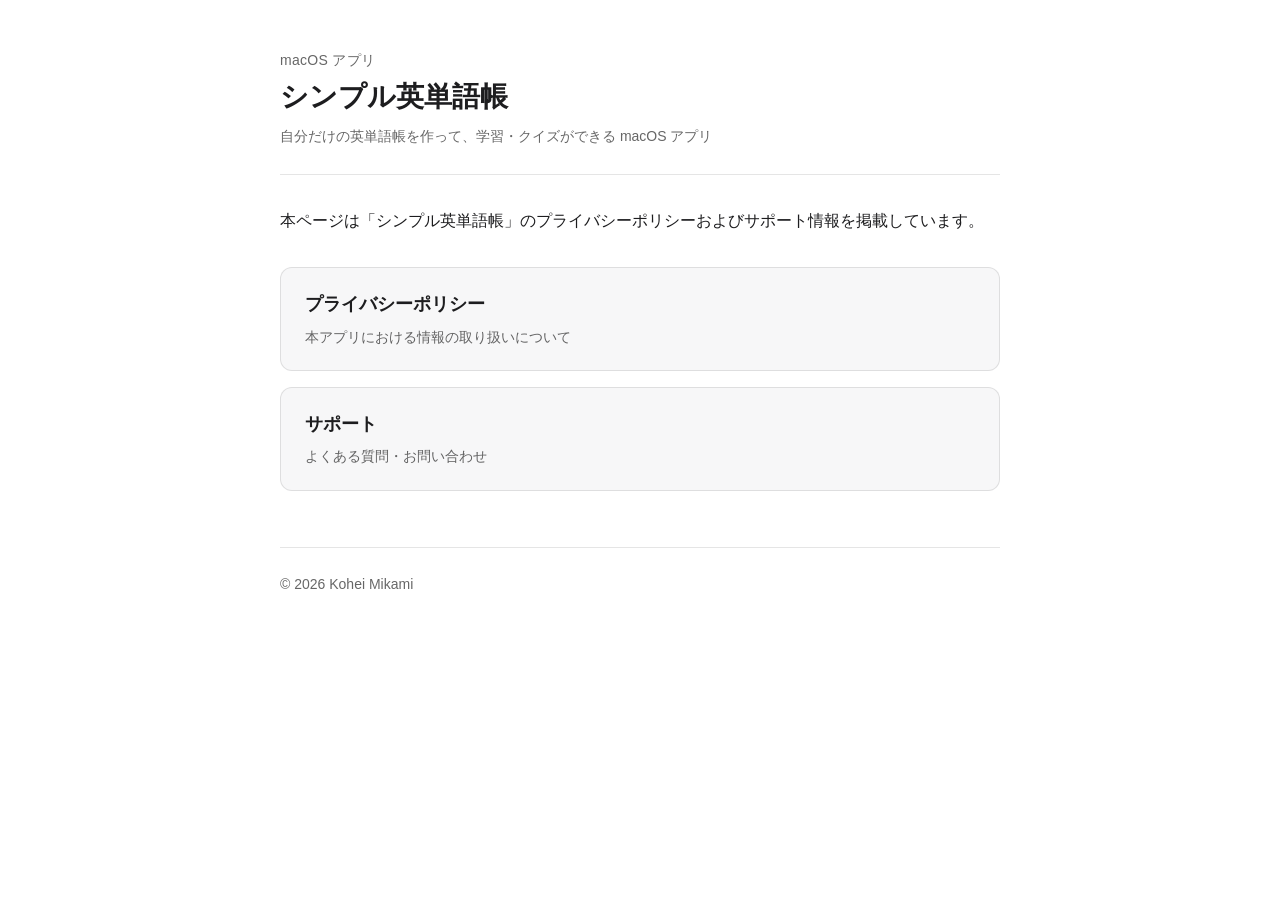
<file: index.html>
<!DOCTYPE html>
<html lang="ja">
<head>
  <meta charset="UTF-8">
  <meta name="viewport" content="width=device-width, initial-scale=1.0">
  <title>シンプル英単語帳</title>
  <link rel="stylesheet" href="style.css">
</head>
<body>
  <div class="container">
    <header class="site-header">
      <p class="app-name">macOS アプリ</p>
      <h1>シンプル英単語帳</h1>
      <p class="updated">自分だけの英単語帳を作って、学習・クイズができる macOS アプリ</p>
    </header>

    <p>
      本ページは「シンプル英単語帳」のプライバシーポリシーおよびサポート情報を掲載しています。
    </p>

    <div class="cards">
      <a class="card" href="privacy.html">
        <p class="card-title">プライバシーポリシー</p>
        <p class="card-desc">本アプリにおける情報の取り扱いについて</p>
      </a>
      <a class="card" href="support.html">
        <p class="card-title">サポート</p>
        <p class="card-desc">よくある質問・お問い合わせ</p>
      </a>
    </div>

    <footer class="site-footer">
      <p>© 2026 Kohei Mikami</p>
    </footer>
  </div>
</body>
</html>
</file>
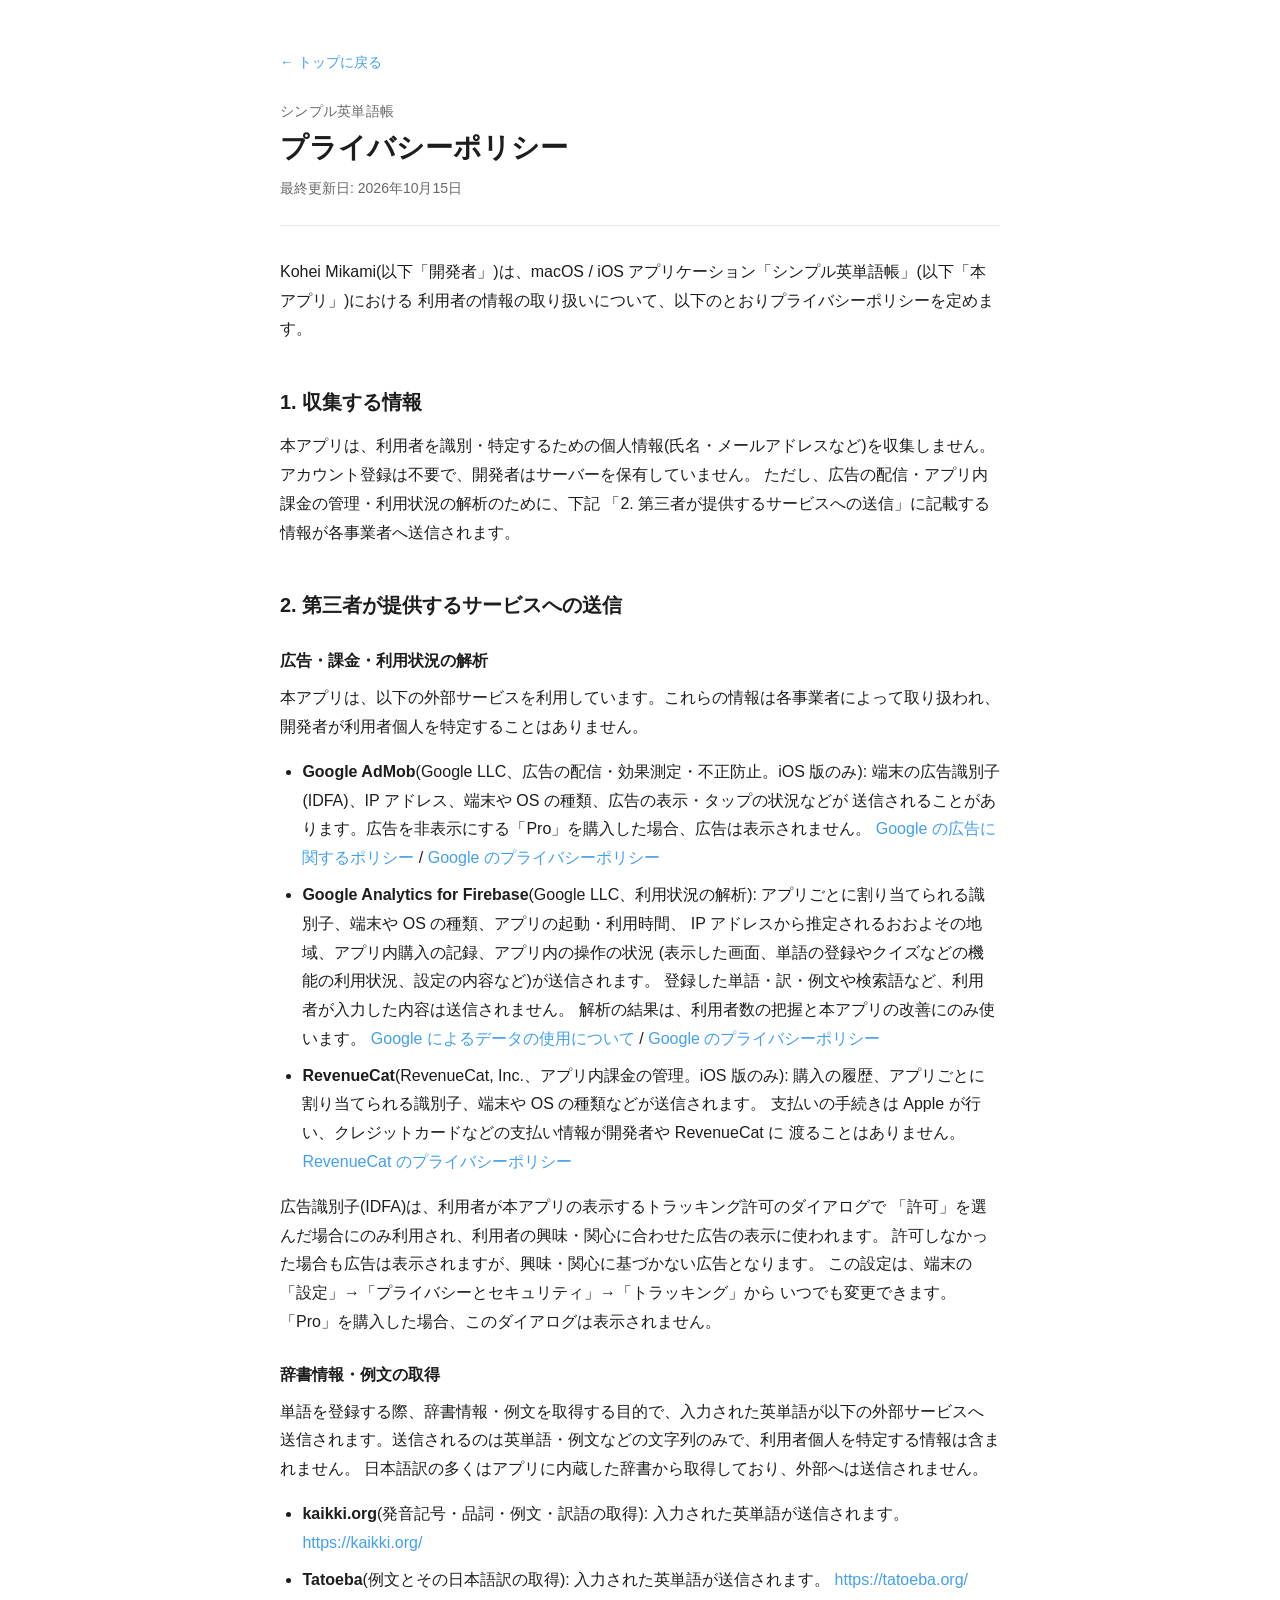
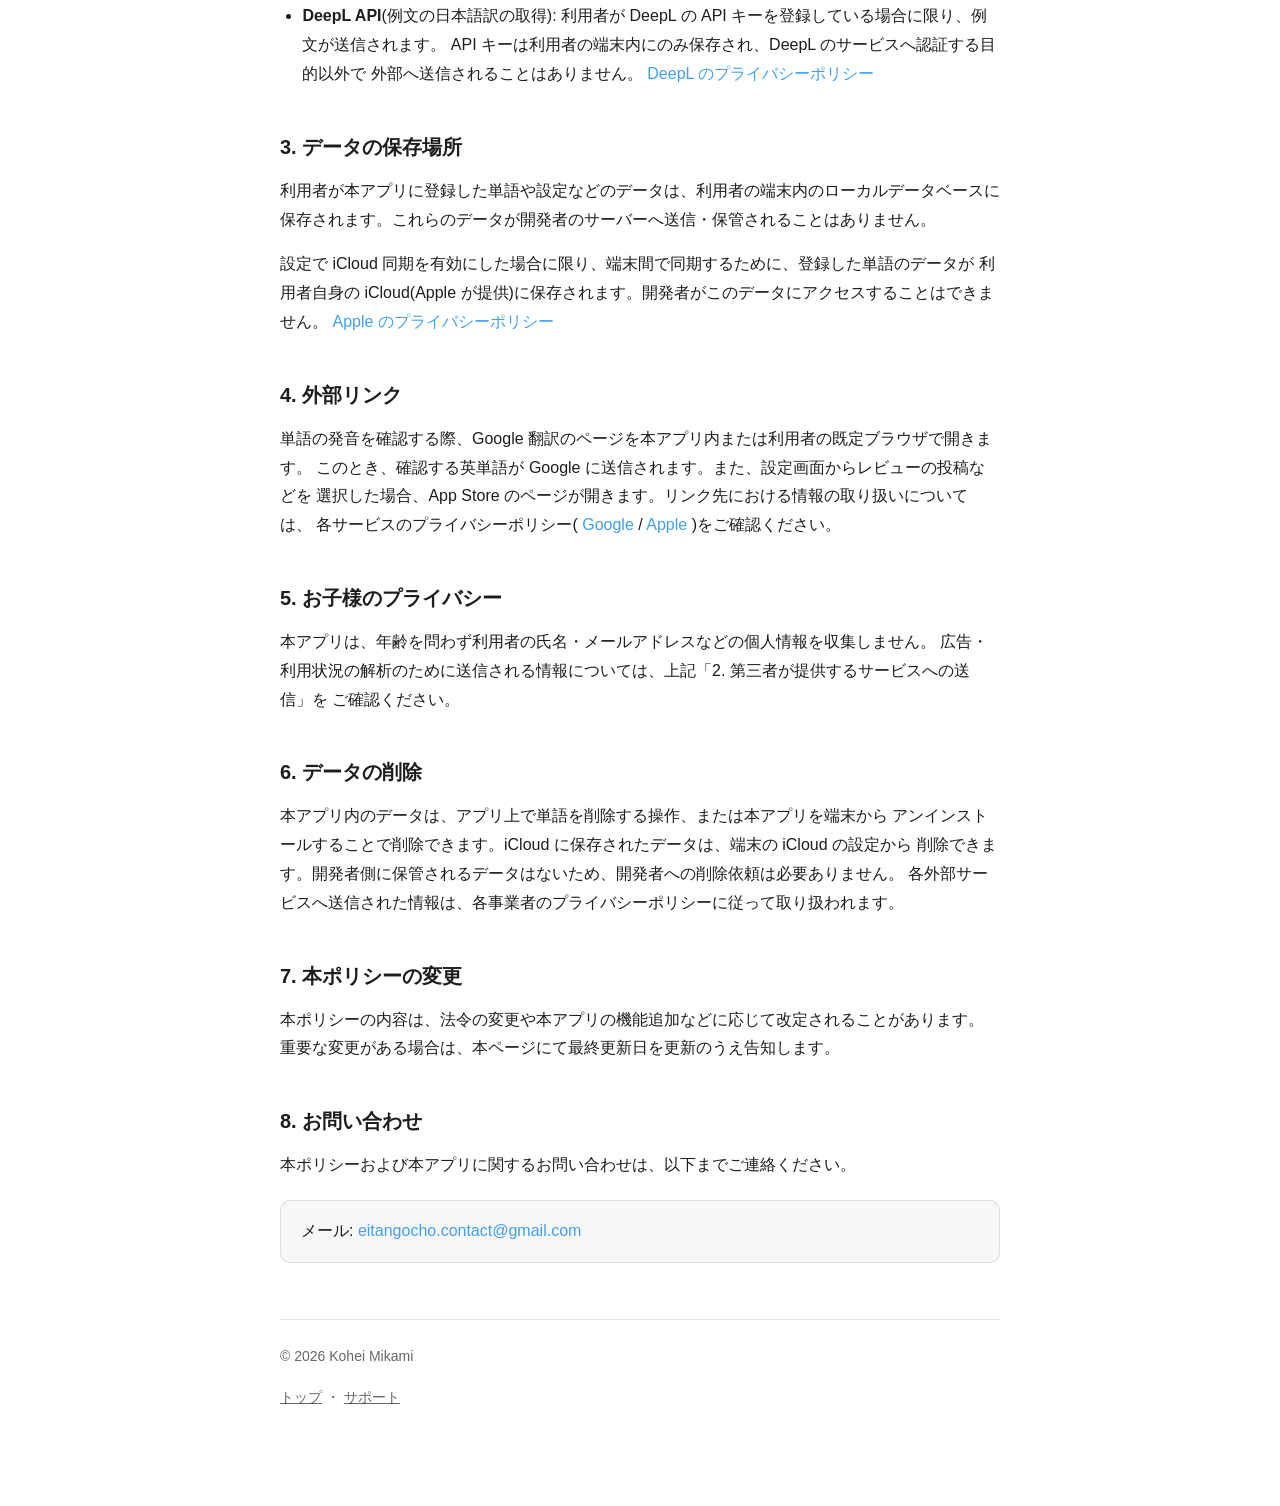
<file: privacy.html>
<!DOCTYPE html>
<html lang="ja">
<head>
  <meta charset="UTF-8">
  <meta name="viewport" content="width=device-width, initial-scale=1.0">
  <title>プライバシーポリシー | シンプル英単語帳</title>
  <link rel="stylesheet" href="style.css">
</head>
<body>
  <div class="container">
    <a class="back-link" href="index.html">← トップに戻る</a>

    <header class="site-header">
      <p class="app-name">シンプル英単語帳</p>
      <h1>プライバシーポリシー</h1>
      <p class="updated">最終更新日: 2026年10月15日</p>
    </header>

    <p>
      Kohei Mikami(以下「開発者」)は、macOS / iOS アプリケーション「シンプル英単語帳」(以下「本アプリ」)における
      利用者の情報の取り扱いについて、以下のとおりプライバシーポリシーを定めます。
    </p>

    <h2>1. 収集する情報</h2>
    <p>
      本アプリは、利用者を識別・特定するための個人情報(氏名・メールアドレスなど)を収集しません。
      アカウント登録は不要で、開発者はサーバーを保有していません。
      ただし、広告の配信・アプリ内課金の管理・利用状況の解析のために、下記
      「2. 第三者が提供するサービスへの送信」に記載する情報が各事業者へ送信されます。
    </p>

    <h2>2. 第三者が提供するサービスへの送信</h2>

    <h3>広告・課金・利用状況の解析</h3>
    <p>
      本アプリは、以下の外部サービスを利用しています。これらの情報は各事業者によって取り扱われ、
      開発者が利用者個人を特定することはありません。
    </p>
    <ul>
      <li>
        <strong>Google AdMob</strong>(Google LLC、広告の配信・効果測定・不正防止。iOS 版のみ):
        端末の広告識別子(IDFA)、IP アドレス、端末や OS の種類、広告の表示・タップの状況などが
        送信されることがあります。広告を非表示にする「Pro」を購入した場合、広告は表示されません。
        <a href="https://policies.google.com/technologies/ads?hl=ja" target="_blank" rel="noopener">Google の広告に関するポリシー</a> /
        <a href="https://policies.google.com/privacy?hl=ja" target="_blank" rel="noopener">Google のプライバシーポリシー</a>
      </li>
      <li>
        <strong>Google Analytics for Firebase</strong>(Google LLC、利用状況の解析):
        アプリごとに割り当てられる識別子、端末や OS の種類、アプリの起動・利用時間、
        IP アドレスから推定されるおおよその地域、アプリ内購入の記録、アプリ内の操作の状況
        (表示した画面、単語の登録やクイズなどの機能の利用状況、設定の内容など)が送信されます。
        登録した単語・訳・例文や検索語など、利用者が入力した内容は送信されません。
        解析の結果は、利用者数の把握と本アプリの改善にのみ使います。
        <a href="https://policies.google.com/technologies/partner-sites?hl=ja" target="_blank" rel="noopener">Google によるデータの使用について</a> /
        <a href="https://policies.google.com/privacy?hl=ja" target="_blank" rel="noopener">Google のプライバシーポリシー</a>
      </li>
      <li>
        <strong>RevenueCat</strong>(RevenueCat, Inc.、アプリ内課金の管理。iOS 版のみ):
        購入の履歴、アプリごとに割り当てられる識別子、端末や OS の種類などが送信されます。
        支払いの手続きは Apple が行い、クレジットカードなどの支払い情報が開発者や RevenueCat に
        渡ることはありません。
        <a href="https://www.revenuecat.com/privacy/" target="_blank" rel="noopener">RevenueCat のプライバシーポリシー</a>
      </li>
    </ul>
    <p>
      広告識別子(IDFA)は、利用者が本アプリの表示するトラッキング許可のダイアログで
      「許可」を選んだ場合にのみ利用され、利用者の興味・関心に合わせた広告の表示に使われます。
      許可しなかった場合も広告は表示されますが、興味・関心に基づかない広告となります。
      この設定は、端末の「設定」→「プライバシーとセキュリティ」→「トラッキング」から
      いつでも変更できます。「Pro」を購入した場合、このダイアログは表示されません。
    </p>

    <h3>辞書情報・例文の取得</h3>
    <p>
      単語を登録する際、辞書情報・例文を取得する目的で、入力された英単語が以下の外部サービスへ
      送信されます。送信されるのは英単語・例文などの文字列のみで、利用者個人を特定する情報は含まれません。
      日本語訳の多くはアプリに内蔵した辞書から取得しており、外部へは送信されません。
    </p>
    <ul>
      <li>
        <strong>kaikki.org</strong>(発音記号・品詞・例文・訳語の取得):
        入力された英単語が送信されます。
        <a href="https://kaikki.org/" target="_blank" rel="noopener">https://kaikki.org/</a>
      </li>
      <li>
        <strong>Tatoeba</strong>(例文とその日本語訳の取得):
        入力された英単語が送信されます。
        <a href="https://tatoeba.org/" target="_blank" rel="noopener">https://tatoeba.org/</a>
      </li>
      <li>
        <strong>DeepL API</strong>(例文の日本語訳の取得):
        利用者が DeepL の API キーを登録している場合に限り、例文が送信されます。
        API キーは利用者の端末内にのみ保存され、DeepL のサービスへ認証する目的以外で
        外部へ送信されることはありません。
        <a href="https://www.deepl.com/privacy/" target="_blank" rel="noopener">DeepL のプライバシーポリシー</a>
      </li>
    </ul>

    <h2>3. データの保存場所</h2>
    <p>
      利用者が本アプリに登録した単語や設定などのデータは、利用者の端末内のローカルデータベースに
      保存されます。これらのデータが開発者のサーバーへ送信・保管されることはありません。
    </p>
    <p>
      設定で iCloud 同期を有効にした場合に限り、端末間で同期するために、登録した単語のデータが
      利用者自身の iCloud(Apple が提供)に保存されます。開発者がこのデータにアクセスすることはできません。
      <a href="https://www.apple.com/legal/privacy/ja/" target="_blank" rel="noopener">Apple のプライバシーポリシー</a>
    </p>

    <h2>4. 外部リンク</h2>
    <p>
      単語の発音を確認する際、Google 翻訳のページを本アプリ内または利用者の既定ブラウザで開きます。
      このとき、確認する英単語が Google に送信されます。また、設定画面からレビューの投稿などを
      選択した場合、App Store のページが開きます。リンク先における情報の取り扱いについては、
      各サービスのプライバシーポリシー(
      <a href="https://policies.google.com/privacy?hl=ja" target="_blank" rel="noopener">Google</a> /
      <a href="https://www.apple.com/legal/privacy/ja/" target="_blank" rel="noopener">Apple</a>
      )をご確認ください。
    </p>

    <h2>5. お子様のプライバシー</h2>
    <p>
      本アプリは、年齢を問わず利用者の氏名・メールアドレスなどの個人情報を収集しません。
      広告・利用状況の解析のために送信される情報については、上記「2. 第三者が提供するサービスへの送信」を
      ご確認ください。
    </p>

    <h2>6. データの削除</h2>
    <p>
      本アプリ内のデータは、アプリ上で単語を削除する操作、または本アプリを端末から
      アンインストールすることで削除できます。iCloud に保存されたデータは、端末の iCloud の設定から
      削除できます。開発者側に保管されるデータはないため、開発者への削除依頼は必要ありません。
      各外部サービスへ送信された情報は、各事業者のプライバシーポリシーに従って取り扱われます。
    </p>

    <h2>7. 本ポリシーの変更</h2>
    <p>
      本ポリシーの内容は、法令の変更や本アプリの機能追加などに応じて改定されることがあります。
      重要な変更がある場合は、本ページにて最終更新日を更新のうえ告知します。
    </p>

    <h2>8. お問い合わせ</h2>
    <p>
      本ポリシーおよび本アプリに関するお問い合わせは、以下までご連絡ください。
    </p>
    <div class="note">
      <p>
        メール: <a href="mailto:eitangocho.contact@gmail.com">eitangocho.contact@gmail.com</a>
      </p>
    </div>

    <footer class="site-footer">
      <p>© 2026 Kohei Mikami</p>
      <p><a href="index.html">トップ</a> ・ <a href="support.html">サポート</a></p>
    </footer>
  </div>
</body>
</html>
</file>
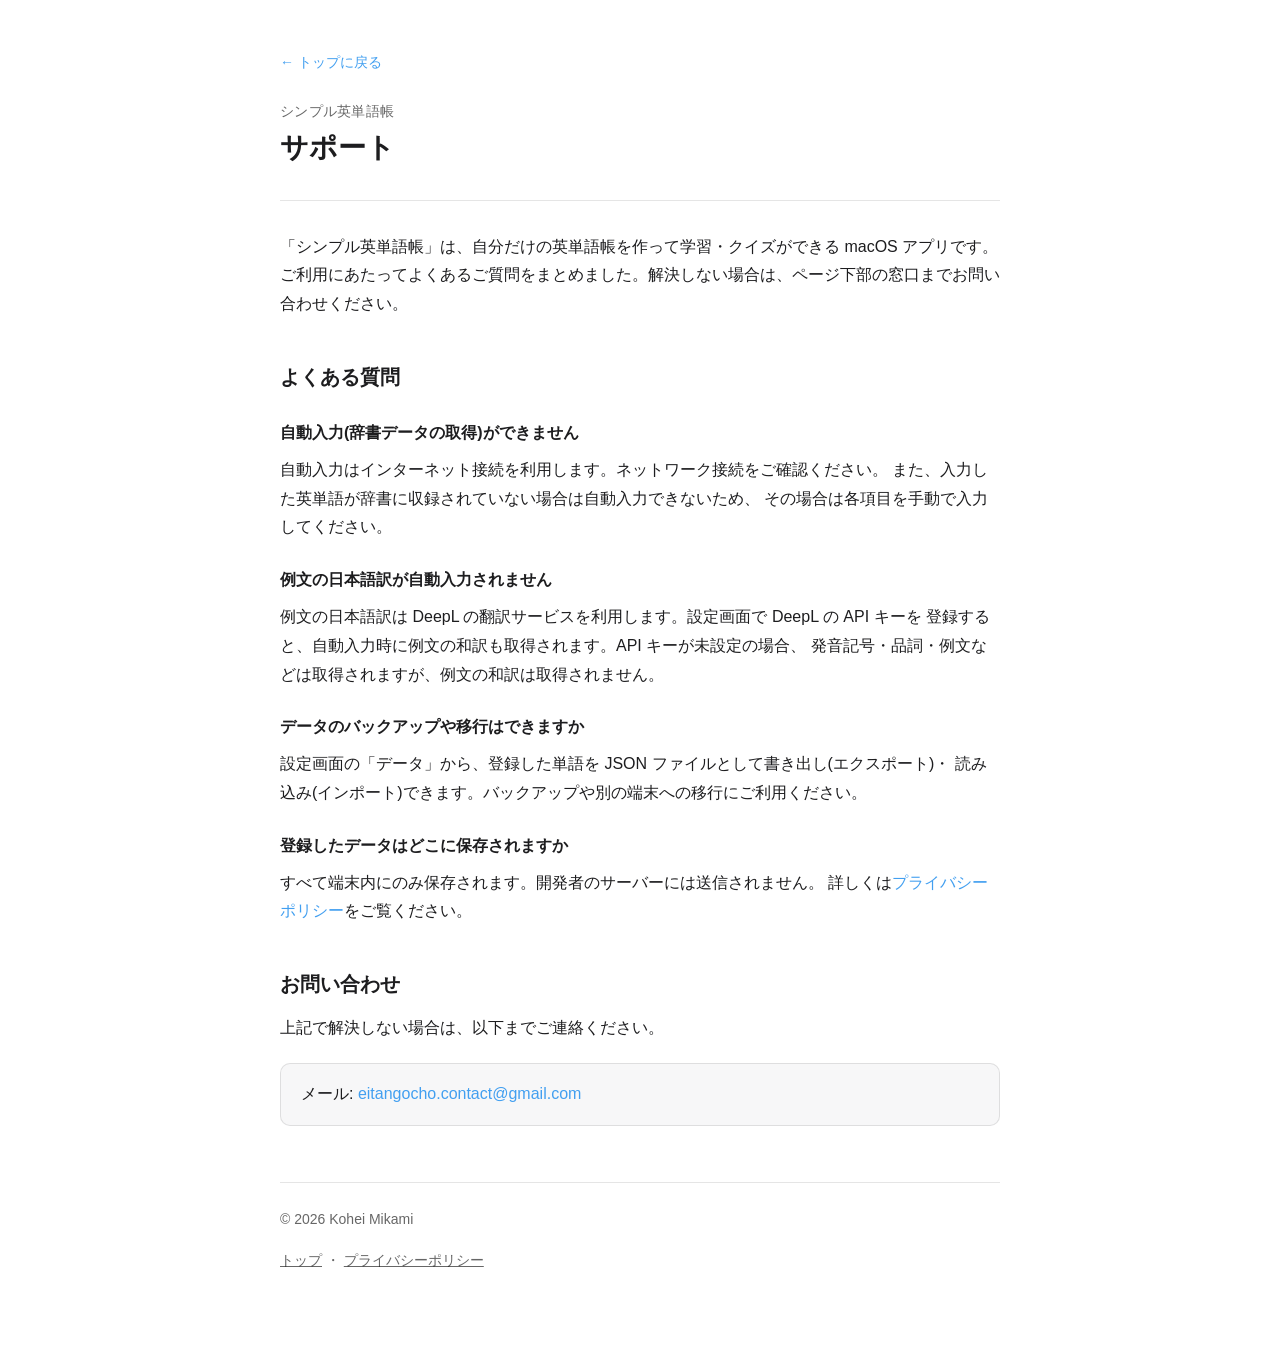
<file: support.html>
<!DOCTYPE html>
<html lang="ja">
<head>
  <meta charset="UTF-8">
  <meta name="viewport" content="width=device-width, initial-scale=1.0">
  <title>サポート | シンプル英単語帳</title>
  <link rel="stylesheet" href="style.css">
</head>
<body>
  <div class="container">
    <a class="back-link" href="index.html">← トップに戻る</a>

    <header class="site-header">
      <p class="app-name">シンプル英単語帳</p>
      <h1>サポート</h1>
    </header>

    <p>
      「シンプル英単語帳」は、自分だけの英単語帳を作って学習・クイズができる macOS アプリです。
      ご利用にあたってよくあるご質問をまとめました。解決しない場合は、ページ下部の窓口までお問い合わせください。
    </p>

    <h2>よくある質問</h2>

    <h3>自動入力(辞書データの取得)ができません</h3>
    <p>
      自動入力はインターネット接続を利用します。ネットワーク接続をご確認ください。
      また、入力した英単語が辞書に収録されていない場合は自動入力できないため、
      その場合は各項目を手動で入力してください。
    </p>

    <h3>例文の日本語訳が自動入力されません</h3>
    <p>
      例文の日本語訳は DeepL の翻訳サービスを利用します。設定画面で DeepL の API キーを
      登録すると、自動入力時に例文の和訳も取得されます。API キーが未設定の場合、
      発音記号・品詞・例文などは取得されますが、例文の和訳は取得されません。
    </p>

    <h3>データのバックアップや移行はできますか</h3>
    <p>
      設定画面の「データ」から、登録した単語を JSON ファイルとして書き出し(エクスポート)・
      読み込み(インポート)できます。バックアップや別の端末への移行にご利用ください。
    </p>

    <h3>登録したデータはどこに保存されますか</h3>
    <p>
      すべて端末内にのみ保存されます。開発者のサーバーには送信されません。
      詳しくは<a href="privacy.html">プライバシーポリシー</a>をご覧ください。
    </p>

    <h2>お問い合わせ</h2>
    <p>
      上記で解決しない場合は、以下までご連絡ください。
    </p>
    <div class="note">
      <p>
        メール: <a href="mailto:eitangocho.contact@gmail.com">eitangocho.contact@gmail.com</a>
      </p>
    </div>

    <footer class="site-footer">
      <p>© 2026 Kohei Mikami</p>
      <p><a href="index.html">トップ</a> ・ <a href="privacy.html">プライバシーポリシー</a></p>
    </footer>
  </div>
</body>
</html>
</file>
<file: style.css>
:root {
  --bg: #ffffff;
  --surface: #f7f7f8;
  --text: #1d1d1f;
  --text-muted: rgba(0, 0, 0, 0.6);
  --border: rgba(0, 0, 0, 0.1);
  --accent: #429ff0;
  --accent-hover: #2b8ee0;
  --max-width: 720px;
}

@media (prefers-color-scheme: dark) {
  :root {
    --bg: #1c1c1e;
    --surface: #2a2a2c;
    --text: #f2f2f5;
    --text-muted: rgba(255, 255, 255, 0.65);
    --border: rgba(255, 255, 255, 0.14);
    --accent: #4ea6f2;
    --accent-hover: #6bb6f5;
  }
}

* {
  box-sizing: border-box;
}

html {
  -webkit-text-size-adjust: 100%;
}

body {
  margin: 0;
  padding: 0 20px;
  background: var(--bg);
  color: var(--text);
  font-family: -apple-system, BlinkMacSystemFont, "Helvetica Neue", "Hiragino Sans",
    "Hiragino Kaku Gothic ProN", "Noto Sans JP", Meiryo, sans-serif;
  line-height: 1.8;
  font-size: 16px;
  -webkit-font-smoothing: antialiased;
}

.container {
  max-width: var(--max-width);
  margin: 0 auto;
  padding: 48px 0 80px;
}

header.site-header {
  border-bottom: 1px solid var(--border);
  padding-bottom: 24px;
  margin-bottom: 32px;
}

header.site-header .app-name {
  font-size: 14px;
  color: var(--text-muted);
  margin: 0 0 4px;
  letter-spacing: 0.02em;
}

h1 {
  font-size: 28px;
  line-height: 1.4;
  margin: 0 0 8px;
  font-weight: 700;
}

h2 {
  font-size: 20px;
  margin: 40px 0 12px;
  font-weight: 700;
}

h3 {
  font-size: 16px;
  margin: 24px 0 8px;
  font-weight: 700;
}

p {
  margin: 0 0 16px;
}

ul {
  margin: 0 0 16px;
  padding-left: 1.4em;
}

li {
  margin-bottom: 8px;
}

a {
  color: var(--accent);
  text-decoration: none;
}

a:hover {
  color: var(--accent-hover);
  text-decoration: underline;
}

.updated {
  font-size: 14px;
  color: var(--text-muted);
  margin: 0;
}

.note {
  background: var(--surface);
  border: 1px solid var(--border);
  border-radius: 10px;
  padding: 16px 20px;
  margin: 20px 0;
}

.note p:last-child {
  margin-bottom: 0;
}

.cards {
  display: grid;
  gap: 16px;
  margin-top: 32px;
}

.card {
  display: block;
  border: 1px solid var(--border);
  border-radius: 12px;
  padding: 20px 24px;
  background: var(--surface);
  color: var(--text);
  transition: border-color 0.15s ease;
}

.card:hover {
  border-color: var(--accent);
  text-decoration: none;
}

.card .card-title {
  font-size: 18px;
  font-weight: 700;
  margin: 0 0 4px;
}

.card .card-desc {
  font-size: 14px;
  color: var(--text-muted);
  margin: 0;
}

footer.site-footer {
  border-top: 1px solid var(--border);
  margin-top: 56px;
  padding-top: 24px;
  font-size: 14px;
  color: var(--text-muted);
}

footer.site-footer a {
  color: var(--text-muted);
  text-decoration: underline;
}

.back-link {
  display: inline-block;
  margin-bottom: 24px;
  font-size: 14px;
}
</file>
